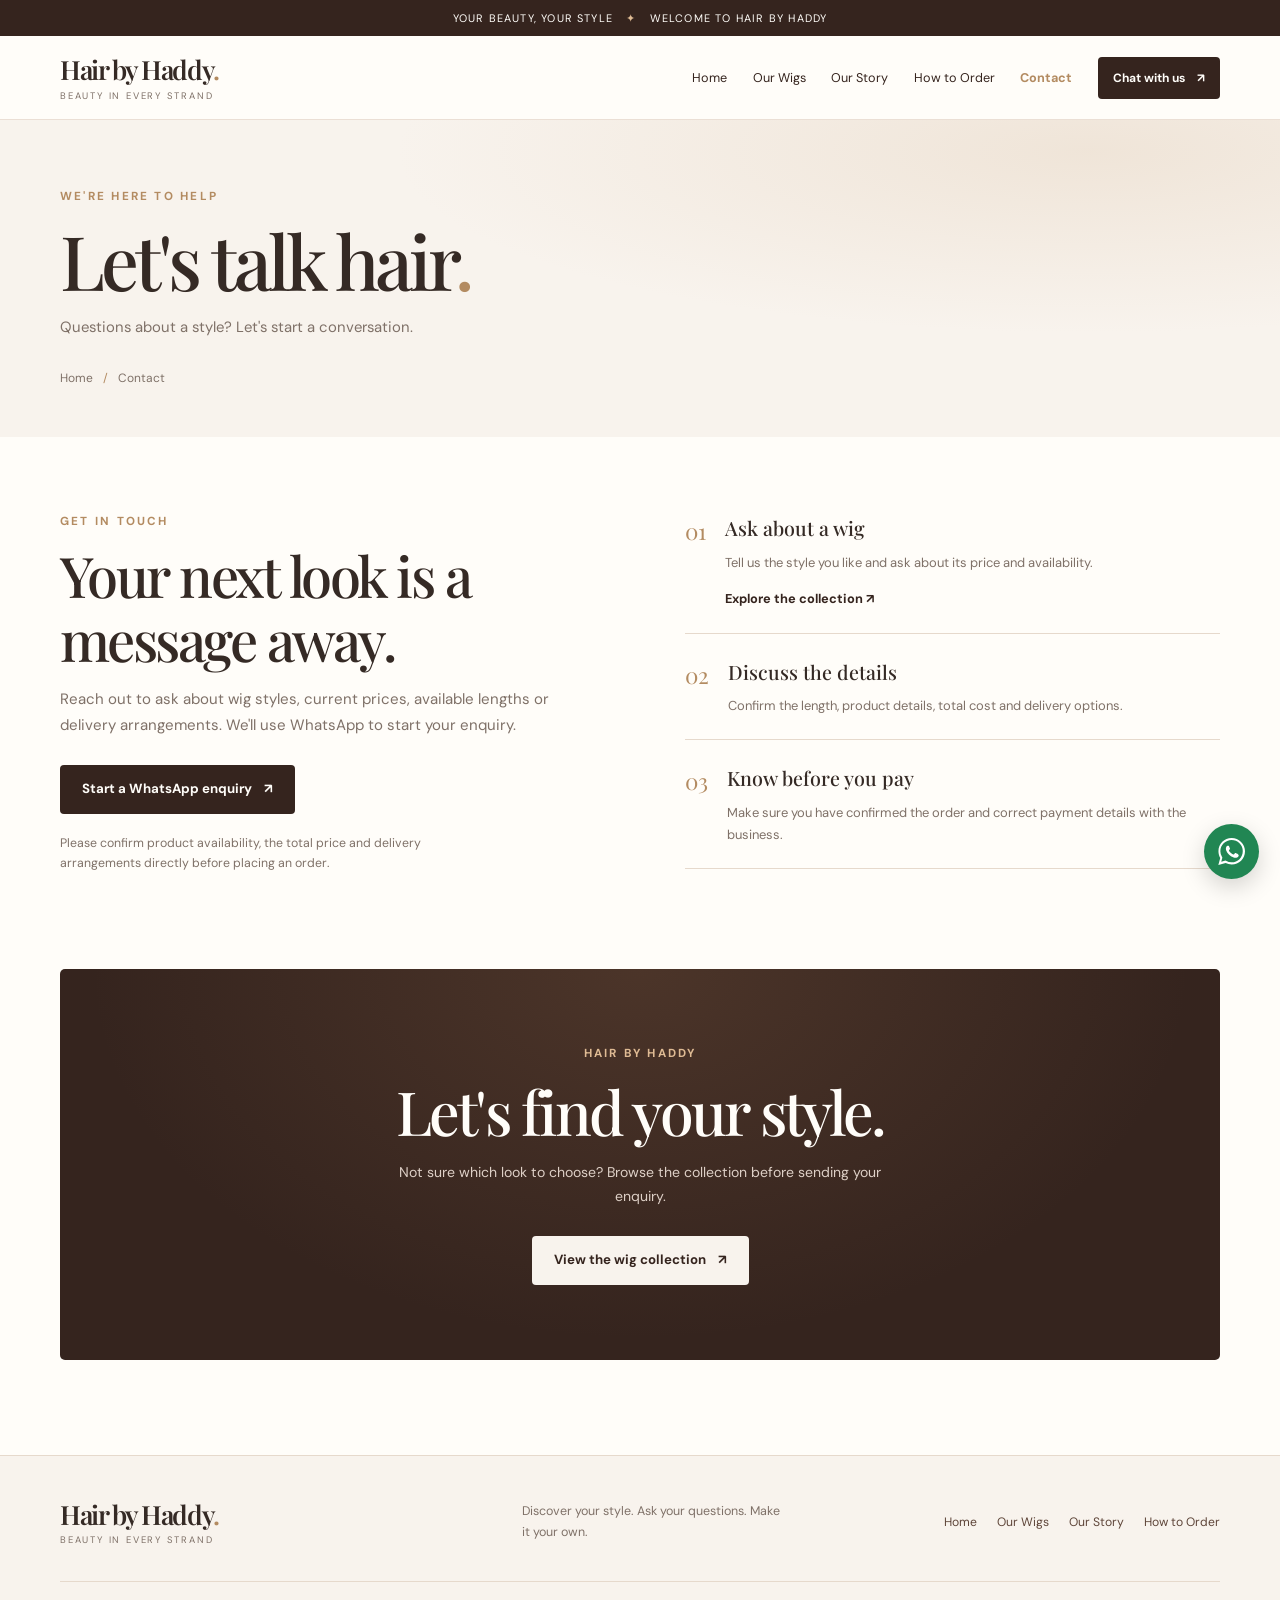
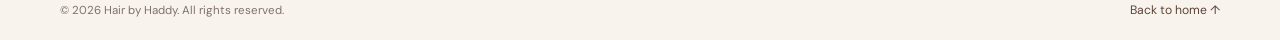
<file: contact.html>
<!DOCTYPE html>
<html lang="en">
<head>
  <meta charset="UTF-8">
  <meta name="viewport" content="width=device-width, initial-scale=1.0">
  <meta name="theme-color" content="#f8f3ed">
  <meta name="description" content="Contact Hair by Haddy to enquire about wig prices, lengths, availability and delivery.">

  <title>Contact | Hair by Haddy</title>

  <link rel="preconnect" href="https://fonts.googleapis.com">
  <link rel="preconnect" href="https://fonts.gstatic.com" crossorigin>
  <link href="https://fonts.googleapis.com/css2?family=DM+Sans:wght@400;500;600;700&family=Playfair+Display:wght@400;500;600;700&display=swap" rel="stylesheet">

  <link rel="stylesheet" href="style.css">
  <script src="script.js" defer></script>
</head>
<body>
  <a class="skip-link" href="#main">Skip to content</a>
  <div class="announcement">YOUR BEAUTY, YOUR STYLE <span>✦</span> WELCOME TO HAIR BY HADDY</div>

  <header class="site-header">
    <div class="container nav">
      <a class="brand" href="index.html"><span class="brand-name">Hair by Haddy<span class="brand-dot">.</span></span><span class="brand-tagline">Beauty in every strand</span></a>
      <button class="menu-toggle" id="menu-toggle" type="button" aria-label="Open navigation" aria-controls="nav-links" aria-expanded="false"><span></span><span></span><span></span></button>
      <nav class="navigation" id="nav-links" aria-label="Main navigation">
        <a href="index.html">Home</a>
        <a href="wigs.html">Our Wigs</a>
        <a href="about.html">Our Story</a>
        <a href="how-to-order.html">How to Order</a>
        <a href="contact.html" aria-current="page">Contact</a>
        <button class="button button-dark nav-contact" type="button" data-contact>Chat with us <span>↗</span></button>
      </nav>
    </div>
  </header>

  <main id="main">
    <section class="page-banner">
      <div class="container">
        <p class="eyebrow">WE'RE HERE TO HELP</p>
        <h1 class="page-title">Let's talk hair<span class="brand-dot">.</span></h1>
        <p class="page-intro">Questions about a style? Let's start a conversation.</p>
        <p class="breadcrumb"><a href="index.html">Home</a> <span> / </span> Contact</p>
      </div>
    </section>

    <section class="section contact-page">
      <div class="container contact-grid">
        <div class="contact-copy">
          <p class="eyebrow">GET IN TOUCH</p>
          <h2 class="section-title">Your next look is a message away.</h2>
          <p class="section-description">
            Reach out to ask about wig styles, current prices, available
            lengths or delivery arrangements. We'll use WhatsApp to start
            your enquiry.
          </p>

          <button class="button button-dark contact-main-button" type="button" data-contact>
            Start a WhatsApp enquiry <span>↗</span>
          </button>

          <p class="contact-small-note">
            Please confirm product availability, the total price and
            delivery arrangements directly before placing an order.
          </p>
        </div>

        <div class="contact-details">
          <article class="contact-detail-card">
            <span class="detail-symbol">01</span>
            <div>
              <h2>Ask about a wig</h2>
              <p>Tell us the style you like and ask about its price and availability.</p>
              <a class="text-link" href="wigs.html">Explore the collection ↗</a>
            </div>
          </article>

          <article class="contact-detail-card">
            <span class="detail-symbol">02</span>
            <div>
              <h2>Discuss the details</h2>
              <p>Confirm the length, product details, total cost and delivery options.</p>
            </div>
          </article>

          <article class="contact-detail-card">
            <span class="detail-symbol">03</span>
            <div>
              <h2>Know before you pay</h2>
              <p>Make sure you have confirmed the order and correct payment details with the business.</p>
            </div>
          </article>
        </div>
      </div>
    </section>

    <section class="home-contact">
      <div class="container">
        <div class="contact-panel">
          <p class="eyebrow">HAIR BY HADDY</p>
          <h2>Let's find your style.</h2>
          <p>Not sure which look to choose? Browse the collection before sending your enquiry.</p>
          <a class="button button-cream" href="wigs.html">View the wig collection <span>↗</span></a>
        </div>
      </div>
    </section>
  </main>

  <footer class="site-footer">
    <div class="container">
      <div class="footer-main">
        <a class="brand footer-brand" href="index.html"><span class="brand-name">Hair by Haddy<span class="brand-dot">.</span></span><span class="brand-tagline">Beauty in every strand</span></a>
        <p class="footer-description">Discover your style. Ask your questions. Make it your own.</p>
        <nav class="footer-links" aria-label="Footer navigation">
          <a href="index.html">Home</a><a href="wigs.html">Our Wigs</a><a href="about.html">Our Story</a><a href="how-to-order.html">How to Order</a>
        </nav>
      </div>
      <div class="footer-bottom"><p>© <span class="current-year"></span> Hair by Haddy. All rights reserved.</p><a href="index.html">Back to home ↑</a></div>
    </div>
  </footer>

  <button class="whatsapp-float" type="button" data-contact aria-label="Contact Hair by Haddy on WhatsApp" title="Chat with us">
    <svg viewBox="0 0 24 24" aria-hidden="true"><path d="M20.5 3.5A11.8 11.8 0 0 0 12.1 0C5.6 0 .4 5.2.4 11.7c0 2.1.6 4.2 1.6 6L.3 24l6.5-1.7a11.8 11.8 0 0 0 5.3 1.3h.1c6.5 0 11.8-5.3 11.8-11.8 0-3.1-1.2-6.1-3.5-8.3ZM12.2 21.6h-.1a9.8 9.8 0 0 1-5-1.4l-.4-.2-3.8 1 1-3.7-.3-.4a9.7 9.7 0 0 1-1.5-5.2C2.1 6.3 6.6 1.8 12.1 1.8c2.6 0 5.1 1 7 2.9a9.8 9.8 0 0 1 2.9 7c0 5.5-4.4 9.9-9.8 9.9Zm5.4-7.4c-.3-.1-1.6-.8-1.9-.9-.3-.1-.5-.1-.7.2-.2.3-.7.9-.9 1-.1.2-.3.2-.6.1-.3-.1-1.1-.4-2.2-1.4-.8-.7-1.4-1.6-1.5-1.9-.2-.3 0-.5.1-.6l.4-.5c.1-.2.2-.3.3-.5.1-.2 0-.4 0-.5-.1-.1-.7-1.5-.9-2-.3-.5-.5-.4-.7-.4H8.8c-.2 0-.5.1-.8.4-.3.3-1 1-1 2.4s1 2.8 1.1 3c.1.2 2 3.1 4.9 4.3.7.3 1.2.5 1.6.6.7.2 1.3.2 1.8.1.6-.1 1.6-.7 1.8-1.3.2-.6.2-1.2.2-1.3-.1-.2-.3-.3-.6-.4Z"/></svg>
  </button>
</body>
</html>
</file>
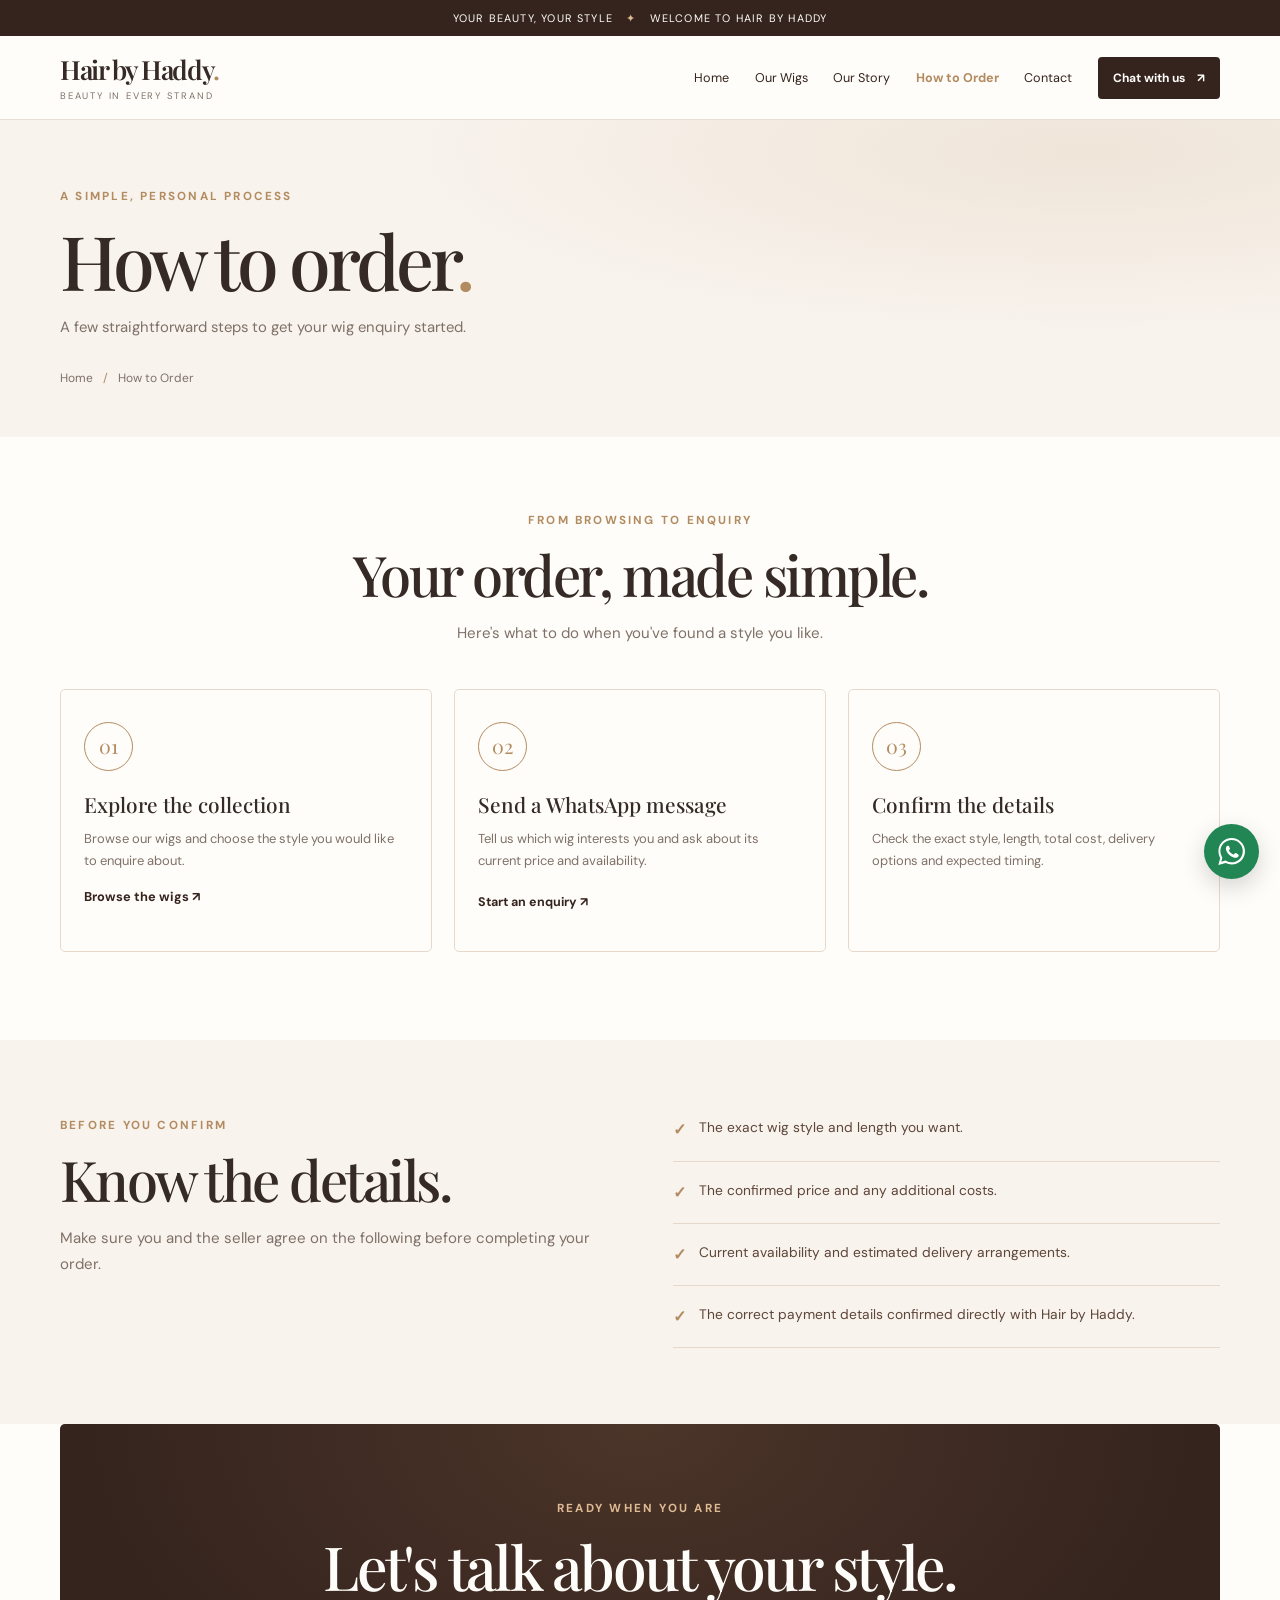
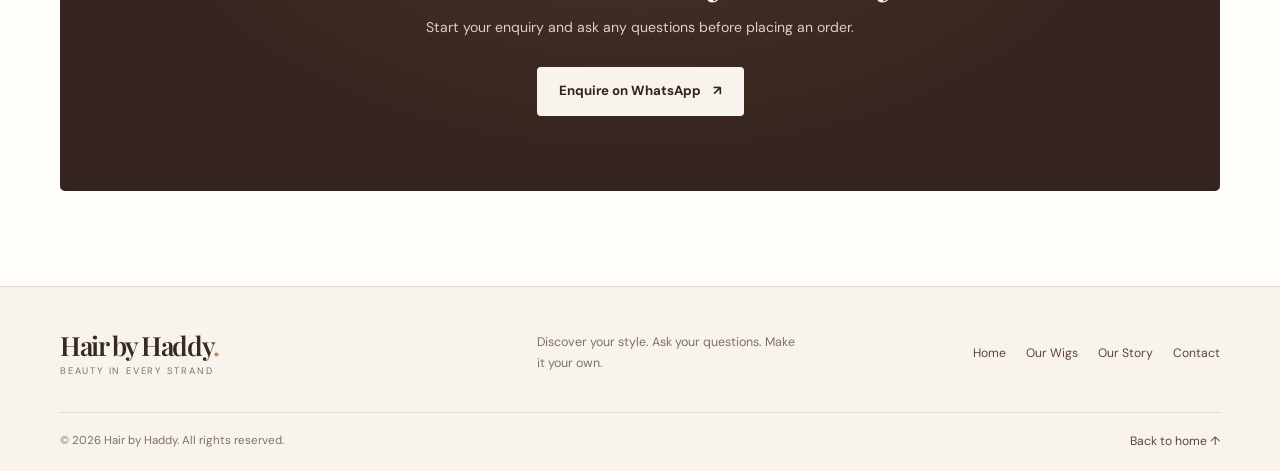
<file: how-to-order.html>
<!DOCTYPE html>
<html lang="en">
<head>
  <meta charset="UTF-8">
  <meta name="viewport" content="width=device-width, initial-scale=1.0">
  <meta name="theme-color" content="#f8f3ed">
  <meta name="description" content="Learn how to enquire about Hair by Haddy wigs, confirm your product details and arrange an order.">

  <title>How to Order | Hair by Haddy</title>

  <link rel="preconnect" href="https://fonts.googleapis.com">
  <link rel="preconnect" href="https://fonts.gstatic.com" crossorigin>
  <link href="https://fonts.googleapis.com/css2?family=DM+Sans:wght@400;500;600;700&family=Playfair+Display:wght@400;500;600;700&display=swap" rel="stylesheet">

  <link rel="stylesheet" href="style.css">
  <script src="script.js" defer></script>
</head>
<body>
  <a class="skip-link" href="#main">Skip to content</a>
  <div class="announcement">YOUR BEAUTY, YOUR STYLE <span>✦</span> WELCOME TO HAIR BY HADDY</div>

  <header class="site-header">
    <div class="container nav">
      <a class="brand" href="index.html"><span class="brand-name">Hair by Haddy<span class="brand-dot">.</span></span><span class="brand-tagline">Beauty in every strand</span></a>
      <button class="menu-toggle" id="menu-toggle" type="button" aria-label="Open navigation" aria-controls="nav-links" aria-expanded="false"><span></span><span></span><span></span></button>
      <nav class="navigation" id="nav-links" aria-label="Main navigation">
        <a href="index.html">Home</a>
        <a href="wigs.html">Our Wigs</a>
        <a href="about.html">Our Story</a>
        <a href="how-to-order.html" aria-current="page">How to Order</a>
        <a href="contact.html">Contact</a>
        <button class="button button-dark nav-contact" type="button" data-contact>Chat with us <span>↗</span></button>
      </nav>
    </div>
  </header>

  <main id="main">
    <section class="page-banner">
      <div class="container">
        <p class="eyebrow">A SIMPLE, PERSONAL PROCESS</p>
        <h1 class="page-title">How to order<span class="brand-dot">.</span></h1>
        <p class="page-intro">A few straightforward steps to get your wig enquiry started.</p>
        <p class="breadcrumb"><a href="index.html">Home</a> <span> / </span> How to Order</p>
      </div>
    </section>

    <section class="section ordering-page">
      <div class="container">
        <div class="center-heading">
          <p class="eyebrow">FROM BROWSING TO ENQUIRY</p>
          <h2 class="section-title">Your order, made simple.</h2>
          <p class="section-description">Here's what to do when you've found a style you like.</p>
        </div>

        <div class="steps-grid">
          <article class="step-card">
            <span class="step-number">01</span>
            <h2>Explore the collection</h2>
            <p>Browse our wigs and choose the style you would like to enquire about.</p>
            <a class="text-link" href="wigs.html">Browse the wigs ↗</a>
          </article>

          <article class="step-card">
            <span class="step-number">02</span>
            <h2>Send a WhatsApp message</h2>
            <p>Tell us which wig interests you and ask about its current price and availability.</p>
            <button class="text-button" type="button" data-contact>Start an enquiry ↗</button>
          </article>

          <article class="step-card">
            <span class="step-number">03</span>
            <h2>Confirm the details</h2>
            <p>Check the exact style, length, total cost, delivery options and expected timing.</p>
          </article>
        </div>
      </div>
    </section>

    <section class="order-checklist">
      <div class="container checklist-grid">
        <div>
          <p class="eyebrow">BEFORE YOU CONFIRM</p>
          <h2 class="section-title">Know the details.</h2>
          <p class="section-description">Make sure you and the seller agree on the following before completing your order.</p>
        </div>

        <div class="checklist">
          <div class="checklist-item"><span>✓</span><p>The exact wig style and length you want.</p></div>
          <div class="checklist-item"><span>✓</span><p>The confirmed price and any additional costs.</p></div>
          <div class="checklist-item"><span>✓</span><p>Current availability and estimated delivery arrangements.</p></div>
          <div class="checklist-item"><span>✓</span><p>The correct payment details confirmed directly with Hair by Haddy.</p></div>
        </div>
      </div>
    </section>

    <section class="home-contact">
      <div class="container">
        <div class="contact-panel">
          <p class="eyebrow">READY WHEN YOU ARE</p>
          <h2>Let's talk about your style.</h2>
          <p>Start your enquiry and ask any questions before placing an order.</p>
          <button class="button button-cream" type="button" data-contact>Enquire on WhatsApp <span>↗</span></button>
        </div>
      </div>
    </section>
  </main>

  <footer class="site-footer">
    <div class="container">
      <div class="footer-main">
        <a class="brand footer-brand" href="index.html"><span class="brand-name">Hair by Haddy<span class="brand-dot">.</span></span><span class="brand-tagline">Beauty in every strand</span></a>
        <p class="footer-description">Discover your style. Ask your questions. Make it your own.</p>
        <nav class="footer-links" aria-label="Footer navigation">
          <a href="index.html">Home</a><a href="wigs.html">Our Wigs</a><a href="about.html">Our Story</a><a href="contact.html">Contact</a>
        </nav>
      </div>
      <div class="footer-bottom"><p>© <span class="current-year"></span> Hair by Haddy. All rights reserved.</p><a href="index.html">Back to home ↑</a></div>
    </div>
  </footer>

  <button class="whatsapp-float" type="button" data-contact aria-label="Contact Hair by Haddy on WhatsApp" title="Chat with us">
    <svg viewBox="0 0 24 24" aria-hidden="true"><path d="M20.5 3.5A11.8 11.8 0 0 0 12.1 0C5.6 0 .4 5.2.4 11.7c0 2.1.6 4.2 1.6 6L.3 24l6.5-1.7a11.8 11.8 0 0 0 5.3 1.3h.1c6.5 0 11.8-5.3 11.8-11.8 0-3.1-1.2-6.1-3.5-8.3ZM12.2 21.6h-.1a9.8 9.8 0 0 1-5-1.4l-.4-.2-3.8 1 1-3.7-.3-.4a9.7 9.7 0 0 1-1.5-5.2C2.1 6.3 6.6 1.8 12.1 1.8c2.6 0 5.1 1 7 2.9a9.8 9.8 0 0 1 2.9 7c0 5.5-4.4 9.9-9.8 9.9Zm5.4-7.4c-.3-.1-1.6-.8-1.9-.9-.3-.1-.5-.1-.7.2-.2.3-.7.9-.9 1-.1.2-.3.2-.6.1-.3-.1-1.1-.4-2.2-1.4-.8-.7-1.4-1.6-1.5-1.9-.2-.3 0-.5.1-.6l.4-.5c.1-.2.2-.3.3-.5.1-.2 0-.4 0-.5-.1-.1-.7-1.5-.9-2-.3-.5-.5-.4-.7-.4H8.8c-.2 0-.5.1-.8.4-.3.3-1 1-1 2.4s1 2.8 1.1 3c.1.2 2 3.1 4.9 4.3.7.3 1.2.5 1.6.6.7.2 1.3.2 1.8.1.6-.1 1.6-.7 1.8-1.3.2-.6.2-1.2.2-1.3-.1-.2-.3-.3-.6-.4Z"/></svg>
  </button>
</body>
</html>
</file>
<file: style.css>
/* ==================================================
   HAIR BY HADDY — COMPLETE SHARED STYLESHEET
   Five-page responsive website
================================================== */

:root {
  --cream: #f8f3ed;
  --cream-deep: #eee3d7;
  --white: #fffdf9;
  --brown: #35241e;
  --brown-soft: #5e4539;
  --gold: #b38b61;
  --text: #352a25;
  --muted: #7f7168;
  --border: #e6d9cc;
  --green: #218653;

  --serif: "Playfair Display", Georgia, serif;
  --sans: "DM Sans", Arial, sans-serif;

  --container: 1160px;
  --shadow: 0 12px 40px rgba(53, 36, 30, .08);
  --radius: 6px;
}

/* RESET */

* {
  box-sizing: border-box;
  margin: 0;
  padding: 0;
}

html {
  scroll-behavior: smooth;
  scroll-padding-top: 105px;
}

body {
  background: var(--white);
  color: var(--text);
  font-family: var(--sans);
  font-size: 16px;
  line-height: 1.7;
  overflow-x: hidden;
}

[hidden] {
  display: none !important;
}

img,
svg {
  display: block;
}

img {
  max-width: 100%;
}

button,
input {
  font: inherit;
}

button,
a {
  -webkit-tap-highlight-color: transparent;
}

button {
  color: inherit;
}

a {
  color: inherit;
  text-decoration: none;
}

button:focus-visible,
a:focus-visible,
input:focus-visible {
  outline: 3px solid var(--gold);
  outline-offset: 4px;
}

::selection {
  background: var(--cream-deep);
  color: var(--brown);
}

.container {
  width: min(var(--container), 91%);
  margin-inline: auto;
}

.brand-dot {
  color: var(--gold);
}

.skip-link {
  position: absolute;
  top: -100px;
  left: 12px;
  z-index: 999;
  padding: 10px 15px;
  background: var(--brown);
  color: white;
}

.skip-link:focus {
  top: 12px;
}

/* SHARED TYPOGRAPHY */

.eyebrow {
  color: var(--gold);
  font-size: .73rem;
  font-weight: 700;
  letter-spacing: .19em;
  line-height: 1.6;
}

.section {
  padding-block: 100px;
}

.section-title {
  margin-top: 12px;
  font-family: var(--serif);
  font-size: clamp(2.2rem, 4.5vw, 3.5rem);
  font-weight: 500;
  letter-spacing: -.045em;
  line-height: 1.14;
}

.section-description {
  max-width: 570px;
  margin-top: 15px;
  color: var(--muted);
  font-size: .94rem;
}

.center-heading {
  text-align: center;
}

.center-heading .section-description {
  margin-inline: auto;
}

/* SHARED BUTTONS */

.button {
  display: inline-flex;
  min-height: 49px;
  align-items: center;
  justify-content: center;
  gap: 12px;
  padding: 13px 21px;
  border: 1px solid transparent;
  border-radius: 4px;
  cursor: pointer;
  font-size: .83rem;
  font-weight: 700;
  line-height: 1.4;
  text-align: center;
  transition:
    transform 180ms ease,
    background-color 180ms ease,
    color 180ms ease,
    border-color 180ms ease;
}

.button:hover {
  transform: translateY(-2px);
}

.button-dark {
  background: var(--brown);
  color: var(--white);
}

.button-dark:hover {
  background: var(--brown-soft);
}

.button-light {
  border-color: var(--border);
  background: rgba(255, 253, 249, .7);
  color: var(--brown);
}

.button-light:hover {
  border-color: var(--brown);
  background: var(--white);
}

.button-cream {
  background: var(--cream);
  color: var(--brown);
}

.button-cream:hover {
  background: white;
}

.button-outline {
  border-color: var(--brown);
  background: transparent;
  color: var(--brown);
}

.button-outline:hover {
  background: var(--brown);
  color: white;
}

/* ANNOUNCEMENT BAR */

.announcement {
  padding: 9px 12px;
  background: var(--brown);
  color: var(--white);
  font-size: .68rem;
  letter-spacing: .11em;
  text-align: center;
}

.announcement span {
  padding-inline: 9px;
  color: #dfbb94;
}

/* HEADER AND NAVIGATION */

.site-header {
  position: sticky;
  top: 0;
  z-index: 100;
  border-bottom: 1px solid rgba(230, 217, 204, .8);
  background: rgba(255, 253, 249, .96);
  backdrop-filter: blur(14px);
}

.nav {
  position: relative;
  display: flex;
  min-height: 83px;
  align-items: center;
  justify-content: space-between;
  gap: 25px;
}

.brand {
  display: flex;
  flex-shrink: 0;
  flex-direction: column;
  line-height: 1.15;
}

.brand-name {
  font-family: var(--serif);
  font-size: 1.65rem;
  font-weight: 600;
  letter-spacing: -.055em;
}

.brand-tagline {
  margin-top: 6px;
  color: var(--muted);
  font-size: .59rem;
  letter-spacing: .19em;
  text-transform: uppercase;
}

.navigation {
  display: flex;
  align-items: center;
  gap: clamp(13px, 2vw, 27px);
}

.navigation > a {
  color: var(--brown);
  font-size: .79rem;
  transition: color 180ms ease;
}

.navigation > a:hover,
.navigation > a[aria-current="page"] {
  color: var(--gold);
}

.navigation > a[aria-current="page"] {
  font-weight: 700;
}

.nav-contact {
  min-height: 42px;
  padding: 10px 14px;
  font-size: .75rem;
  white-space: nowrap;
}

.menu-toggle {
  display: none;
  width: 45px;
  height: 43px;
  align-items: center;
  justify-content: center;
  flex-direction: column;
  gap: 5px;
  border: 1px solid var(--border);
  border-radius: 4px;
  background: transparent;
  cursor: pointer;
}

.menu-toggle span {
  display: block;
  width: 19px;
  height: 2px;
  background: var(--brown);
  transition: transform 180ms ease;
}

.menu-toggle.is-open span:first-child {
  transform: translateY(7px) rotate(45deg);
}

.menu-toggle.is-open span:nth-child(2) {
  opacity: 0;
}

.menu-toggle.is-open span:last-child {
  transform: translateY(-7px) rotate(-45deg);
}

/* HOMEPAGE HERO */

.home-hero {
  padding-block: 62px 73px;
  background:
    radial-gradient(
      ellipse at 85% 15%,
      rgba(223, 201, 176, .28),
      transparent 39%
    ),
    var(--cream);
}

.hero-grid {
  display: grid;
  grid-template-columns: .95fr 1.05fr;
  align-items: center;
  gap: clamp(35px, 6vw, 85px);
}

.hero-copy {
  padding-block: 15px;
}

.hero-copy h1 {
  margin-block: 19px 23px;
  font-family: var(--serif);
  font-size: clamp(3.5rem, 6.4vw, 5.7rem);
  font-weight: 500;
  letter-spacing: -.065em;
  line-height: 1.01;
}

.hero-copy h1 em {
  color: var(--gold);
  font-weight: 400;
}

.hero-description {
  max-width: 460px;
  color: var(--muted);
  font-size: .94rem;
  line-height: 1.95;
}

.hero-actions {
  display: flex;
  flex-wrap: wrap;
  gap: 12px;
  margin-top: 27px;
}

.hero-note {
  display: flex;
  align-items: center;
  gap: 11px;
  margin-top: 33px;
  color: var(--muted);
  font-size: .76rem;
}

.hero-note-line {
  width: 32px;
  height: 1px;
  background: var(--gold);
}

.hero-visual {
  min-width: 0;
}

.media-frame {
  position: relative;
  overflow: hidden;
  background: var(--cream-deep);
}

.media-frame > img {
  width: 100%;
  height: 100%;
  object-fit: cover;
  object-position: center;
}

.hero-frame {
  height: clamp(420px, 49vw, 590px);
  border-radius: 180px 180px 5px 5px;
}

.hero-frame > img {
  object-position: center 35%;
}

.image-fallback {
  position: absolute;
  inset: 0;
  display: flex;
  align-items: center;
  justify-content: center;
  flex-direction: column;
  gap: 10px;
  padding: 25px;
  background:
    radial-gradient(ellipse at 50% 35%, #f7eee4, transparent 70%),
    linear-gradient(145deg, #eee0d1, #dfc6ae);
  color: var(--brown);
  text-align: center;
}

.image-fallback strong {
  font-family: var(--serif);
  font-size: 1.4rem;
  font-weight: 500;
}

.image-fallback span:not(.fallback-star) {
  color: var(--muted);
  font-size: .76rem;
}

.fallback-star {
  color: var(--gold);
  font-size: 2.1rem;
}

.hero-label {
  position: absolute;
  right: 15px;
  bottom: 15px;
  left: 15px;
  display: flex;
  min-height: 74px;
  align-items: center;
  justify-content: space-between;
  gap: 15px;
  padding: 14px 18px;
  background: rgba(255, 253, 249, .96);
}

.label-small {
  display: block;
  color: var(--gold);
  font-size: .62rem;
  font-weight: 700;
  letter-spacing: .15em;
}

.hero-label strong {
  display: block;
  margin-top: 2px;
  font-family: var(--serif);
  font-size: 1.17rem;
  font-weight: 500;
}

.label-symbol {
  color: var(--gold);
  font-size: 1.8rem;
}

/* HOMEPAGE BENEFITS */

.benefits {
  border-bottom: 1px solid var(--border);
  background: var(--white);
}

.benefits-grid {
  display: grid;
  grid-template-columns: repeat(3, minmax(0, 1fr));
}

.benefit {
  display: flex;
  align-items: center;
  justify-content: center;
  gap: 13px;
  padding: 26px 12px;
}

.benefit-icon {
  color: var(--gold);
  font-family: var(--serif);
  font-size: 1.8rem;
}

.benefit h2 {
  font-size: .82rem;
  font-weight: 700;
}

.benefit p {
  margin-top: 3px;
  color: var(--muted);
  font-size: .72rem;
}

/* HOMEPAGE DISCOVERY */

.home-discovery {
  padding-block: 85px;
}

.discovery-grid {
  display: grid;
  grid-template-columns: 1fr 1fr;
  align-items: center;
  gap: 55px;
}

.discovery-button {
  margin-top: 24px;
}

/* PAGE BANNERS */

.page-banner {
  padding-block: 67px 49px;
  background:
    radial-gradient(
      ellipse at 85% 10%,
      rgba(223, 201, 176, .34),
      transparent 45%
    ),
    var(--cream);
}

.page-title {
  margin-top: 12px;
  font-family: var(--serif);
  font-size: clamp(2.9rem, 6vw, 4.7rem);
  font-weight: 500;
  letter-spacing: -.055em;
  line-height: 1.12;
}

.page-intro {
  max-width: 640px;
  margin-top: 13px;
  color: var(--muted);
  font-size: .93rem;
}

.breadcrumb {
  margin-top: 27px;
  color: var(--muted);
  font-size: .75rem;
}

.breadcrumb a:hover {
  color: var(--gold);
}

.breadcrumb span {
  margin-inline: 7px;
  color: var(--gold);
}

/* WIG COLLECTION */

.collection-page {
  padding-top: 66px;
}

.product-grid {
  display: grid;
  grid-template-columns: repeat(3, minmax(0, 1fr));
  gap: 37px 23px;
}

.product-card {
  min-width: 0;
}

.product-image {
  aspect-ratio: 4 / 4.7;
  border-radius: 5px;
}

.product-image > img {
  transition: transform 450ms cubic-bezier(.2, .65, .3, 1);
}

.product-card:hover .product-image > img:not([hidden]) {
  transform: scale(1.045);
}

.product-tag {
  position: absolute;
  top: 13px;
  left: 13px;
  z-index: 2;
  max-width: calc(100% - 66px);
  padding: 6px 9px;
  border-radius: 2px;
  background: rgba(255, 253, 249, .94);
  color: var(--brown);
  font-size: .61rem;
  font-weight: 700;
  letter-spacing: .045em;
}

.product-info {
  padding-top: 16px;
}

.product-info h2,
.product-info h3 {
  font-family: var(--serif);
  font-size: 1.48rem;
  font-weight: 500;
  line-height: 1.25;
}

.product-info > p {
  min-height: 2.8em;
  margin-top: 8px;
  color: var(--muted);
  font-size: .79rem;
}

.product-bottom {
  display: flex;
  align-items: center;
  justify-content: space-between;
  gap: 12px;
  margin-top: 14px;
  padding-top: 13px;
  border-top: 1px solid var(--border);
}

.product-price {
  color: var(--brown-soft);
  font-size: .78rem;
  font-weight: 700;
}

.product-link,
.text-button {
  padding: 6px 0 6px 8px;
  border: 0;
  background: transparent;
  color: var(--brown);
  cursor: pointer;
  font-size: .78rem;
  font-weight: 700;
}

.product-link span {
  display: inline-block;
  margin-left: 3px;
  color: var(--gold);
  transition: transform 180ms ease;
}

.product-link:hover span {
  transform: translate(3px, -2px);
}

.text-button {
  padding-left: 0;
  margin-top: 14px;
}

.text-link {
  display: inline-block;
  margin-top: 14px;
  color: var(--brown);
  font-size: .8rem;
  font-weight: 700;
}

.text-link:hover,
.text-button:hover {
  color: var(--gold);
}

.catalogue-note {
  margin-top: 58px;
  padding: 36px 22px;
  border: 1px solid var(--border);
  text-align: center;
}

.catalogue-note h2 {
  font-family: var(--serif);
  font-size: 1.7rem;
  font-weight: 500;
}

.catalogue-note p {
  margin: 10px 0 20px;
  color: var(--muted);
  font-size: .86rem;
}

/* NEW: WIG SEARCH AND CATEGORY FILTERS */

.catalogue-toolbar {
  display: grid;
  grid-template-columns: minmax(200px, 1fr);
  gap: 17px;
  margin-bottom: 30px;
  padding: 22px;
  border: 1px solid var(--border);
  border-radius: var(--radius);
  background: var(--cream);
}

.catalogue-search-label {
  display: block;
  margin-bottom: 7px;
  color: var(--brown);
  font-size: .75rem;
  font-weight: 700;
}

.catalogue-search {
  display: block;
  width: 100%;
  min-height: 48px;
  padding: 12px 15px;
  border: 1px solid var(--border);
  border-radius: 4px;
  background: var(--white);
  color: var(--text);
  font-size: .86rem;
}

.catalogue-search::placeholder {
  color: #9a8b80;
}

.catalogue-filter-heading {
  margin-bottom: 9px;
  color: var(--brown);
  font-size: .75rem;
  font-weight: 700;
}

.catalogue-filter-buttons {
  display: flex;
  flex-wrap: wrap;
  gap: 8px;
}

.filter-chip {
  min-height: 37px;
  padding: 8px 13px;
  border: 1px solid var(--border);
  border-radius: 30px;
  background: var(--white);
  color: var(--brown-soft);
  cursor: pointer;
  font-size: .74rem;
  transition:
    background 160ms ease,
    color 160ms ease,
    border-color 160ms ease;
}

.filter-chip:hover,
.filter-chip[aria-pressed="true"] {
  border-color: var(--brown);
  background: var(--brown);
  color: white;
}

.catalogue-summary {
  color: var(--muted);
  font-size: .77rem;
}

.catalogue-empty {
  grid-column: 1 / -1;
  padding: 35px 20px;
  border: 1px dashed var(--border);
  color: var(--muted);
  text-align: center;
}

.catalogue-empty strong {
  display: block;
  margin-bottom: 5px;
  color: var(--brown);
  font-family: var(--serif);
  font-size: 1.3rem;
  font-weight: 500;
}

/* NEW: SAVE A WIG TO FAVOURITES */

.product-favourite {
  position: absolute;
  top: 11px;
  right: 11px;
  z-index: 4;
  display: grid;
  width: 40px;
  height: 40px;
  place-items: center;
  border: 1px solid rgba(230, 217, 204, .9);
  border-radius: 50%;
  background: rgba(255, 253, 249, .95);
  color: var(--brown);
  cursor: pointer;
  font-size: 1.25rem;
  line-height: 1;
  transition:
    transform 160ms ease,
    color 160ms ease,
    background 160ms ease;
}

.product-favourite:hover {
  transform: scale(1.06);
}

.product-favourite.is-saved {
  background: #fff0ed;
  color: #ae3b43;
}

.favourites-count {
  display: inline-grid;
  min-width: 19px;
  height: 19px;
  place-items: center;
  margin-left: 4px;
  padding-inline: 4px;
  border-radius: 20px;
  background: currentColor;
  color: inherit;
  font-size: .65rem;
}

.favourites-count span {
  color: white;
}

.favourites-empty {
  padding: 25px 10px;
  color: var(--muted);
  font-size: .84rem;
}

/* STORY PAGE */

.story-page {
  padding-block: 75px 94px;
  background: var(--white);
}

.story-grid {
  display: grid;
  grid-template-columns: .95fr 1.05fr;
  align-items: center;
  gap: clamp(45px, 7vw, 95px);
}

.story-visual {
  position: relative;
  min-width: 0;
  padding: 0 14px 13px 0;
}

.story-frame {
  height: clamp(350px, 46vw, 510px);
  border-radius: 5px;
}

.story-frame > img {
  object-position: center 35%;
}

.story-stamp {
  position: absolute;
  right: -6px;
  bottom: 0;
  display: grid;
  width: 111px;
  height: 111px;
  align-content: center;
  border: 1px solid var(--gold);
  border-radius: 50%;
  background: var(--cream);
  color: var(--brown);
  font-size: .57rem;
  font-weight: 700;
  letter-spacing: .14em;
  line-height: 1.75;
  text-align: center;
}

.story-copy > p:not(.eyebrow) {
  margin-top: 18px;
  color: var(--muted);
  font-size: .88rem;
  line-height: 1.9;
}

.story-points {
  display: grid;
  gap: 19px;
  margin-block: 26px 29px;
}

.story-point {
  display: flex;
  align-items: flex-start;
  gap: 13px;
}

.story-point > span {
  color: var(--gold);
  font-size: 1.05rem;
  line-height: 1.6;
}

.story-point strong {
  display: block;
  font-size: .83rem;
}

.story-point p {
  margin-top: 3px;
  color: var(--muted);
  font-size: .77rem;
}

/* BRAND VALUES */

.values-section {
  padding-block: 78px 94px;
  background: var(--cream);
}

.values-grid {
  display: grid;
  grid-template-columns: repeat(3, minmax(0, 1fr));
  gap: 22px;
  margin-top: 40px;
}

.value-card {
  padding: 31px 24px;
  border: 1px solid var(--border);
  background: var(--white);
}

.value-icon {
  color: var(--gold);
  font-size: 1.7rem;
}

.value-card h2 {
  margin-top: 15px;
  font-family: var(--serif);
  font-size: 1.35rem;
  font-weight: 500;
}

.value-card p {
  margin-top: 9px;
  color: var(--muted);
  font-size: .82rem;
}

/* HOW TO ORDER */

.ordering-page {
  padding-block: 74px 88px;
}

.steps-grid {
  display: grid;
  grid-template-columns: repeat(3, minmax(0, 1fr));
  gap: 22px;
  margin-top: 43px;
}

.step-card {
  padding: 32px 23px;
  border: 1px solid var(--border);
  border-radius: 5px;
  background: var(--white);
  transition: transform 200ms ease, box-shadow 200ms ease;
}

.step-card:hover {
  transform: translateY(-4px);
  box-shadow: var(--shadow);
}

.step-number {
  display: grid;
  width: 49px;
  height: 49px;
  place-items: center;
  margin-bottom: 20px;
  border: 1px solid var(--gold);
  border-radius: 50%;
  color: var(--gold);
  font-family: var(--serif);
  font-size: 1.23rem;
}

.step-card h2 {
  font-family: var(--serif);
  font-size: 1.3rem;
  font-weight: 500;
  line-height: 1.3;
}

.step-card p {
  margin-top: 10px;
  color: var(--muted);
  font-size: .81rem;
}

.order-checklist {
  padding-block: 76px;
  background: var(--cream);
}

.checklist-grid {
  display: grid;
  grid-template-columns: 1fr 1fr;
  gap: 65px;
  align-items: start;
}

.checklist {
  display: grid;
  gap: 0;
}

.checklist-item {
  display: flex;
  gap: 13px;
  padding: 17px 0;
  border-bottom: 1px solid var(--border);
}

.checklist-item:first-child {
  padding-top: 0;
}

.checklist-item > span {
  color: var(--gold);
  font-weight: 700;
}

.checklist-item p {
  color: var(--brown-soft);
  font-size: .86rem;
}

/* CONTACT PAGE */

.contact-page {
  padding-block: 75px 95px;
}

.contact-grid {
  display: grid;
  grid-template-columns: 1fr 1fr;
  align-items: start;
  gap: clamp(40px, 7vw, 90px);
}

.contact-copy .section-title {
  margin-bottom: 17px;
}

.contact-main-button {
  margin-top: 26px;
}

.contact-small-note {
  max-width: 410px;
  margin-top: 19px;
  color: var(--muted);
  font-size: .77rem;
}

.contact-details {
  display: grid;
  gap: 0;
}

.contact-detail-card {
  display: flex;
  gap: 19px;
  padding: 22px 0;
  border-bottom: 1px solid var(--border);
}

.contact-detail-card:first-child {
  padding-top: 0;
}

.detail-symbol {
  color: var(--gold);
  font-family: var(--serif);
  font-size: 1.4rem;
}

.contact-detail-card h2 {
  font-family: var(--serif);
  font-size: 1.23rem;
  font-weight: 500;
}

.contact-detail-card p {
  margin-top: 6px;
  color: var(--muted);
  font-size: .81rem;
}

/* SHARED CALL TO ACTION */

.home-contact {
  padding-block: 0 95px;
}

.contact-panel {
  padding: clamp(42px, 7vw, 75px) 24px;
  border-radius: 5px;
  background:
    radial-gradient(
      ellipse at 50% 0,
      rgba(143, 102, 74, .25),
      transparent 67%
    ),
    var(--brown);
  color: var(--white);
  text-align: center;
}

.contact-panel .eyebrow {
  color: #dfbb94;
}

.contact-panel h2 {
  margin-top: 13px;
  font-family: var(--serif);
  font-size: clamp(2.3rem, 5vw, 3.8rem);
  font-weight: 500;
  letter-spacing: -.045em;
  line-height: 1.15;
}

.contact-panel > p:not(.eyebrow) {
  max-width: 490px;
  margin: 15px auto 27px;
  color: #ded0c7;
  font-size: .88rem;
}

/* FOOTER */

.site-footer {
  padding: 43px 0 19px;
  border-top: 1px solid var(--border);
  background: var(--cream);
}

.footer-main {
  display: grid;
  grid-template-columns: 1.1fr 1fr auto;
  align-items: center;
  gap: 30px;
  padding-bottom: 35px;
}

.footer-description {
  max-width: 260px;
  color: var(--muted);
  font-size: .78rem;
}

.footer-links {
  display: flex;
  flex-wrap: wrap;
  justify-content: flex-end;
  gap: 12px 20px;
}

.footer-links a,
.footer-bottom a {
  color: var(--brown-soft);
  font-size: .76rem;
}

.footer-links a:hover,
.footer-bottom a:hover {
  color: var(--gold);
}

.footer-bottom {
  display: flex;
  align-items: center;
  justify-content: space-between;
  gap: 20px;
  padding-top: 18px;
  border-top: 1px solid var(--border);
  color: var(--muted);
}

.footer-bottom p {
  font-size: .72rem;
}

/* WHATSAPP FLOATING BUTTON */

.whatsapp-float {
  position: fixed;
  right: 21px;
  bottom: 21px;
  z-index: 110;
  display: grid;
  width: 55px;
  height: 55px;
  place-items: center;
  border: 0;
  border-radius: 50%;
  background: var(--green);
  box-shadow: 0 8px 23px rgba(0, 0, 0, .17);
  cursor: pointer;
  transition: transform 180ms ease;
}

.whatsapp-float:hover {
  transform: translateY(-3px);
}

.whatsapp-float svg {
  width: 27px;
  height: 27px;
  fill: white;
}

/* NEW: BACK-TO-TOP BUTTON */

.back-to-top {
  position: fixed;
  right: 25px;
  bottom: 89px;
  z-index: 105;
  display: grid;
  width: 43px;
  height: 43px;
  place-items: center;
  border: 1px solid var(--border);
  border-radius: 50%;
  background: var(--white);
  color: var(--brown);
  box-shadow: var(--shadow);
  cursor: pointer;
  opacity: 0;
  pointer-events: none;
  transform: translateY(8px);
  transition:
    opacity 180ms ease,
    transform 180ms ease;
}

.back-to-top.is-visible {
  opacity: 1;
  pointer-events: auto;
  transform: translateY(0);
}

/* NEW: TOAST NOTIFICATIONS */

.site-notice {
  position: fixed;
  right: 20px;
  bottom: 88px;
  z-index: 300;
  width: min(390px, calc(100% - 40px));
  padding: 15px 18px;
  border: 1px solid var(--border);
  border-radius: var(--radius);
  background: var(--white);
  box-shadow: var(--shadow);
  color: var(--brown);
  font-size: .83rem;
}

.site-notice[data-kind="success"] {
  border-left: 4px solid var(--green);
}

.site-notice[data-kind="error"] {
  border-left: 4px solid #ae3b43;
}

/* OPTIONAL SCROLL REVEALS */

.reveal {
  opacity: 0;
  transform: translateY(15px);
  transition:
    opacity 500ms ease,
    transform 500ms ease;
}

.reveal.is-visible {
  opacity: 1;
  transform: translateY(0);
}

/* TABLET NAVIGATION */

@media (max-width: 960px) {
  .nav {
    min-height: 75px;
  }

  .menu-toggle {
    display: flex;
  }

  .navigation {
    position: absolute;
    top: calc(100% + 1px);
    right: 0;
    left: 0;
    display: none;
    align-items: stretch;
    flex-direction: column;
    gap: 0;
    padding: 12px 5% 22px;
    border-bottom: 1px solid var(--border);
    background: var(--white);
    box-shadow: var(--shadow);
  }

  .navigation.open {
    display: flex;
  }

  .navigation > a {
    padding: 13px 0;
    border-bottom: 1px solid var(--border);
    font-size: .88rem;
  }

  .nav-contact {
    align-self: flex-start;
    margin-top: 16px;
  }

  .hero-copy h1 {
    font-size: clamp(3rem, 6vw, 4.7rem);
  }

  .hero-frame {
    height: 440px;
  }

  .product-grid {
    grid-template-columns: repeat(2, minmax(0, 1fr));
    gap: 34px 20px;
  }

  .footer-main {
    grid-template-columns: 1fr 1fr;
  }

  .footer-description {
    display: none;
  }

  .footer-links {
    justify-content: flex-end;
  }
}

/* TABLET AND MOBILE LAYOUTS */

@media (max-width: 700px) {
  .container {
    width: 90%;
  }

  .section {
    padding-block: 64px;
  }

  .announcement {
    padding: 9px 7px;
    font-size: .58rem;
    letter-spacing: .07em;
  }

  .brand-name {
    font-size: 1.48rem;
  }

  .brand-tagline {
    font-size: .54rem;
  }

  .home-hero {
    padding-block: 44px 38px;
  }

  .hero-grid {
    grid-template-columns: 1fr;
    gap: 31px;
  }

  .hero-copy {
    padding: 0;
  }

  .hero-copy h1 {
    margin-block: 15px 18px;
    font-size: clamp(3.15rem, 12vw, 4.45rem);
  }

  .hero-description {
    font-size: .87rem;
    line-height: 1.9;
  }

  .hero-actions {
    flex-direction: column;
  }

  .hero-actions .button {
    width: 100%;
  }

  .hero-note {
    margin-top: 23px;
  }

  .hero-frame {
    height: min(115vw, 480px);
    border-radius: 145px 145px 5px 5px;
  }

  .hero-label {
    right: 10px;
    bottom: 10px;
    left: 10px;
    min-height: 66px;
    padding: 11px 13px;
  }

  .hero-label strong {
    font-size: 1.02rem;
  }

  .benefits-grid {
    grid-template-columns: 1fr;
  }

  .benefit {
    justify-content: flex-start;
    padding: 16px 4%;
    border-bottom: 1px solid var(--border);
  }

  .benefit:last-child {
    border-bottom: 0;
  }

  .home-discovery {
    padding-block: 64px;
  }

  .discovery-grid {
    grid-template-columns: 1fr;
    gap: 20px;
  }

  .page-banner {
    padding-block: 48px 35px;
  }

  .page-title {
    font-size: clamp(2.7rem, 11vw, 4rem);
  }

  .page-intro {
    font-size: .86rem;
  }

  .breadcrumb {
    margin-top: 22px;
  }

  .collection-page {
    padding-top: 45px;
  }

  .product-grid {
    gap: 28px 13px;
  }

  .product-image {
    aspect-ratio: 4 / 5;
  }

  .product-tag {
    top: 8px;
    left: 8px;
    max-width: calc(100% - 56px);
    padding: 5px 6px;
    font-size: .52rem;
    letter-spacing: .02em;
  }

  .product-info {
    padding-top: 12px;
  }

  .product-info h2,
  .product-info h3 {
    font-size: 1.12rem;
  }

  .product-info > p {
    min-height: 4.2em;
    margin-top: 6px;
    font-size: .72rem;
    line-height: 1.65;
  }

  .product-bottom {
    align-items: flex-start;
    flex-direction: column;
    gap: 5px;
    margin-top: 10px;
    padding-top: 10px;
  }

  .product-price,
  .product-link {
    font-size: .72rem;
  }

  .product-link {
    padding-left: 0;
  }

  .product-favourite {
    top: 7px;
    right: 7px;
    width: 35px;
    height: 35px;
    font-size: 1.1rem;
  }

  .catalogue-toolbar {
    gap: 13px;
    margin-bottom: 24px;
    padding: 15px;
  }

  .catalogue-filter-buttons {
    gap: 7px;
  }

  .filter-chip {
    min-height: 35px;
    padding: 7px 10px;
    font-size: .7rem;
  }

  .catalogue-note {
    margin-top: 38px;
    padding: 28px 16px;
  }

  .catalogue-note h2 {
    font-size: 1.45rem;
  }

  .story-grid {
    grid-template-columns: 1fr;
    gap: 38px;
  }

  .story-visual {
    margin-right: 6px;
    padding-right: 7px;
  }

  .story-frame {
    height: min(105vw, 440px);
  }

  .story-stamp {
    right: -7px;
    width: 93px;
    height: 93px;
    font-size: .49rem;
  }

  .story-copy > p:not(.eyebrow) {
    font-size: .84rem;
  }

  .values-section,
  .ordering-page,
  .order-checklist,
  .contact-page {
    padding-block: 64px;
  }

  .values-grid,
  .steps-grid {
    grid-template-columns: 1fr;
    gap: 14px;
    margin-top: 31px;
  }

  .value-card,
  .step-card {
    padding: 26px 20px;
  }

  .step-number {
    margin-bottom: 16px;
  }

  .checklist-grid,
  .contact-grid {
    grid-template-columns: 1fr;
    gap: 33px;
  }

  .contact-main-button {
    width: 100%;
  }

  .home-contact {
    padding-bottom: 64px;
  }

  .contact-panel {
    padding: 43px 19px;
  }

  .contact-panel h2 {
    font-size: clamp(2.2rem, 9vw, 3rem);
  }

  .contact-panel > p:not(.eyebrow) {
    font-size: .83rem;
  }

  .contact-panel .button {
    width: 100%;
  }

  .footer-main {
    grid-template-columns: 1fr;
    gap: 24px;
    padding-bottom: 25px;
  }

  .footer-links {
    justify-content: flex-start;
    gap: 13px 18px;
  }

  .footer-bottom {
    align-items: flex-start;
    flex-direction: column;
    gap: 9px;
  }

  .whatsapp-float {
    right: 14px;
    bottom: 14px;
    width: 50px;
    height: 50px;
  }

  .back-to-top {
    right: 18px;
    bottom: 75px;
    width: 39px;
    height: 39px;
  }

  .site-notice {
    right: 12px;
    bottom: 75px;
    width: calc(100% - 24px);
  }
}

/* REDUCED MOTION ACCESSIBILITY */

@media (prefers-reduced-motion: reduce) {
  html {
    scroll-behavior: auto;
  }

  *,
  *::before,
  *::after {
    animation-duration: .01ms !important;
    animation-iteration-count: 1 !important;
    transition-duration: .01ms !important;
  }

  .reveal {
    opacity: 1;
    transform: none;
  }
}
.image-disclaimer {
  max-width: 850px;
  margin: 0 auto 28px;
  padding: 13px 16px;
  border-left: 3px solid var(--gold);
  background: var(--cream);
  color: var(--muted);
  font-size: 0.78rem;
  line-height: 1.7;
}
</file>
